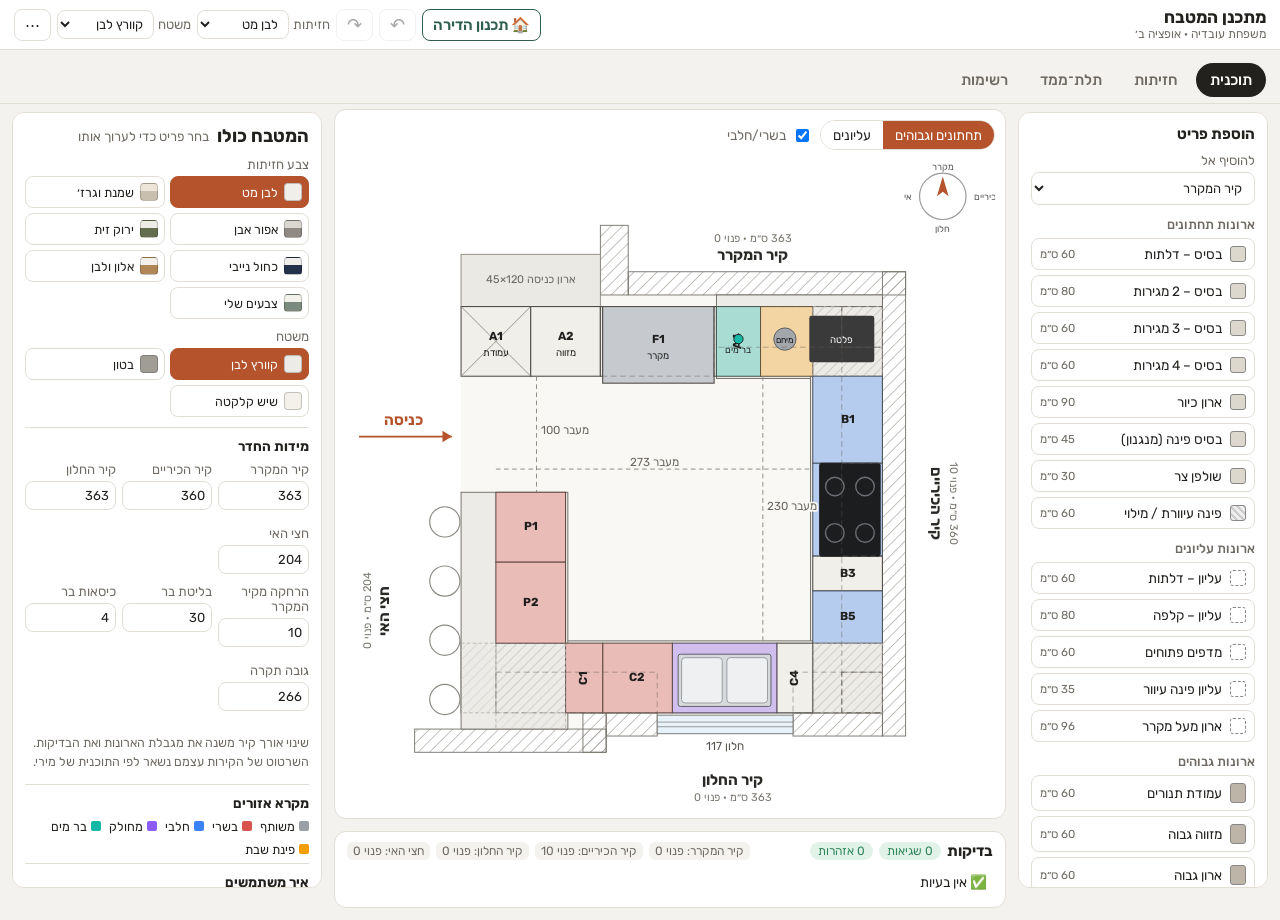
<file: index.html>
<!doctype html>
<html lang="he" dir="rtl">
<head>
<meta charset="utf-8">
<meta name="viewport" content="width=device-width, initial-scale=1, viewport-fit=cover">
<title>מתכנן המטבח – משפחת עובדיה</title>
<link rel="preconnect" href="https://fonts.googleapis.com"><link rel="preconnect" href="https://fonts.gstatic.com" crossorigin>
<link href="https://fonts.googleapis.com/css2?family=Rubik:wght@400;500;700&display=swap" rel="stylesheet">
<link rel="stylesheet" href="css/app.css">
<link rel="icon" href="data:image/svg+xml,<svg xmlns='http://www.w3.org/2000/svg' viewBox='0 0 32 32'><rect width='32' height='32' rx='6' fill='%23b5532c'/><rect x='6' y='14' width='20' height='12' fill='%23fff'/><rect x='6' y='6' width='20' height='6' fill='%23fff' opacity='.7'/></svg>">
<script type="importmap">{ "imports": { "three": "./vendor/three.module.js", "three/addons/": "./vendor/addons/" } }</script>
</head>
<body data-tab="plan">
<header class="top">
  <div class="brand"><b>מתכנן המטבח</b><span>משפחת עובדיה · אופציה ב׳</span></div>
  <div class="tools">
    <a href="arch.html" id="archLink" title="תכנון אדריכלי של כל הדירה: העלאת תוכנית, חדרים והעמדת ריהוט" style="display:inline-flex;align-items:center;padding:6px 10px;border:1px solid #2f5d50;border-radius:8px;color:#2f5d50;text-decoration:none;font-weight:600;white-space:nowrap">🏠 תכנון הדירה</a>
    <button id="undo" title="ביטול (Ctrl+Z)">↶</button>
    <button id="redo" title="חזרה (Ctrl+Y)">↷</button>
    <label class="sel"><span>חזיתות</span><select id="pal"></select></label>
    <label class="sel"><span>משטח</span><select id="top"></select></label>
    <div class="menuw"><button id="menuBtn" title="עוד">⋯</button>
      <div id="menu">
        <button id="mExport">⬇ שמירת קובץ תכנון (JSON)</button>
        <button id="mImport">⬆ טעינת קובץ תכנון</button>
        <button id="mPrint">🖨 הדפסה / PDF</button>
        <button id="mReset" class="danger">⟲ חזרה לתכנון המקורי</button>
      </div>
    </div>
  </div>
</header>
<nav class="tabs">
  <button data-tab="plan">תוכנית</button>
  <button data-tab="elev">חזיתות</button>
  <button data-tab="3d">תלת־ממד</button>
  <button data-tab="list">רשימות</button>
</nav>
<div class="layout">
  <aside id="catalog"></aside>
  <main id="stage">
    <section id="v-plan" class="view">
      <div class="vbar">
        <div class="seg" id="planLayer"><button data-v="low">תחתונים וגבוהים</button><button data-v="up">עליונים</button></div>
        <label class="chk"><input type="checkbox" id="zonesT"> בשרי/חלבי</label>
      </div>
      <div id="planBox" class="canvasBox"></div>
    </section>
    <section id="v-elev" class="view">
      <div class="vbar">
        <div class="seg" id="elevWall"><button data-v="all">הכול</button><button data-v="A">מקרר</button><button data-v="B">כיריים</button><button data-v="C">חלון</button><button data-v="P">חצי האי</button></div>
        <label class="chk"><input type="checkbox" id="ptsT"> נקודות חשמל/מים</label>
      </div>
      <div id="elevBox"></div>
    </section>
    <section id="v-3d" class="view">
      <div class="vbar">
        <div class="seg" id="mode3d"><button data-v="simple">פשוט</button><button data-v="real">ריאליסטי</button></div>
        <div class="seg" id="cam3d"><button data-v="iso">מבט כללי</button><button data-v="top">מלמעלה</button><button data-v="front">מול</button><button data-v="eye">גובה עיניים</button></div>
        <div class="seg" id="qual3d"><button data-v="low">איכות רגילה</button><button data-v="high">איכות גבוהה</button></div>
        <label class="chk"><input type="checkbox" id="lab3d"> תוויות</label>
        <button id="shot3d" class="btn">📷 שמירת תמונה</button>
      </div>
      <div id="threeBox"></div>
      <div id="walkPad">
        <button data-h='{"fw":1,"tr":0}'>▲</button>
        <div><button data-h='{"fw":0,"tr":1}'>⟲</button><button data-h='{"fw":-1,"tr":0}'>▼</button><button data-h='{"fw":0,"tr":-1}'>⟳</button></div>
      </div>
      <p class="hint h3d">גרירה = סיבוב, צביטה/גלגלת = זום, שתי אצבעות = הזזה. בגובה עיניים: גרירה להסתכלות, חיצים או W/A/S/D להליכה. לחיצה על ארון בוחרת אותו.</p>
    </section>
    <section id="v-list" class="view">
      <div class="vbar"><button id="printBtn" class="btn">🖨 הדפסה / שמירה כ-PDF</button></div>
      <div id="listBox"></div>
    </section>
    <div id="warnings"></div>
  </main>
  <aside id="inspector"></aside>
</div>
<button id="fabAdd">＋ הוספת ארון / מכשיר</button>
<div id="dragInfo"></div>
<div id="flash"></div>
<span id="tabWarn" hidden></span>
<input type="file" id="importFile" accept=".json,application/json" hidden>
<div id="printBox"></div>
<script type="module" src="js/app.js"></script>
</body>
</html>
</file>
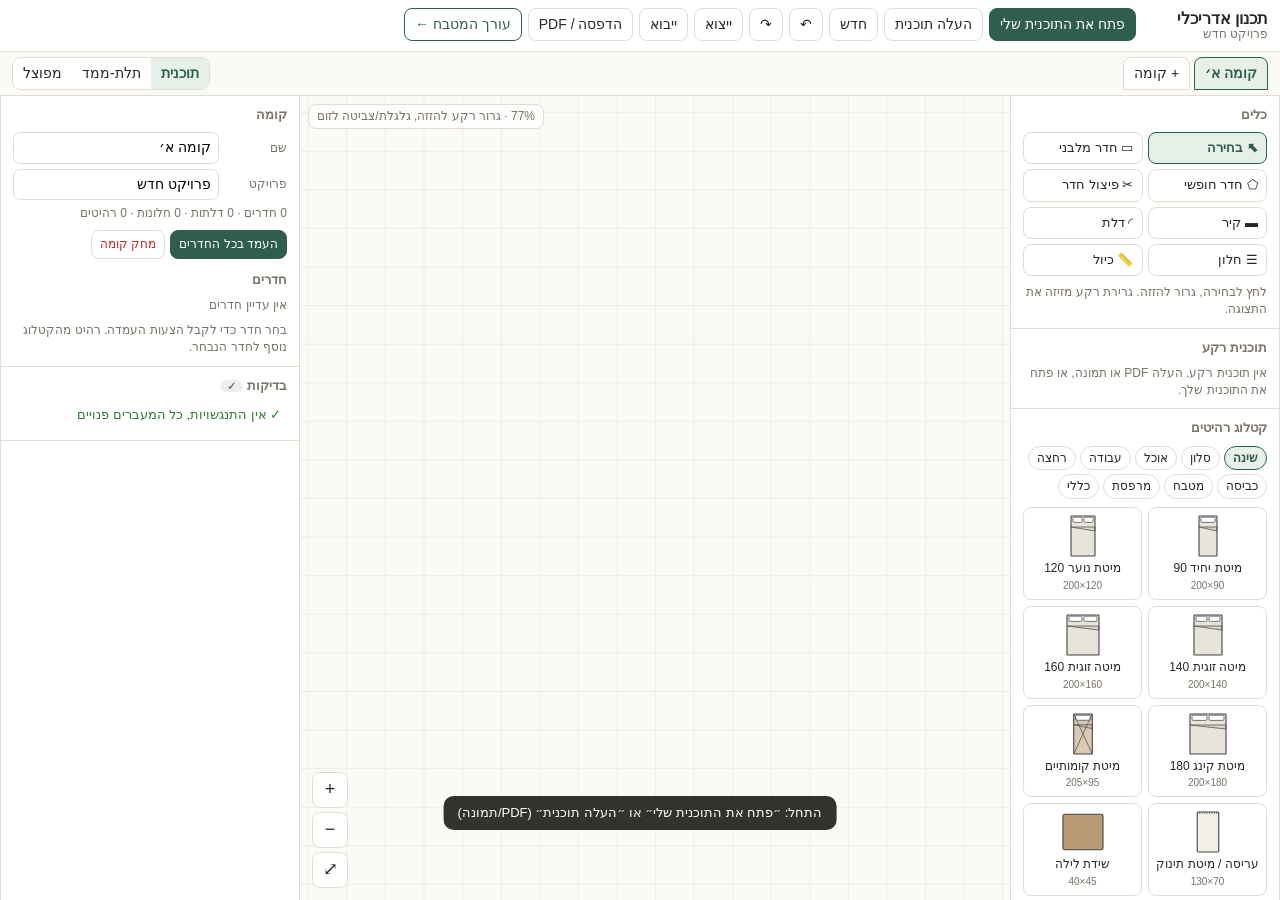
<file: arch.html>
<!doctype html>
<html lang="he" dir="rtl">
<head>
<meta charset="utf-8">
<meta name="viewport" content="width=device-width,initial-scale=1,maximum-scale=1,user-scalable=no">
<title>תכנון אדריכלי – העמדת ריהוט</title>
<link rel="stylesheet" href="css/arch.css">
<script type="importmap">{"imports":{"three":"./vendor/three.module.js","three/addons/":"./vendor/addons/"}}</script>
</head>
<body>
<header class="top">
  <div class="brand"><b>תכנון אדריכלי</b><span class="sub" id="projName">פרויקט חדש</span></div>
  <div class="hbtns">
    <button id="bSample" class="pri" title="פותח את התוכנית שלך (קומה א׳ + ב׳) עם חדרים מסומנים">פתח את התוכנית שלי</button>
    <label class="btn" title="PDF או תמונה של תוכנית">העלה תוכנית<input type="file" id="fileIn" accept="application/pdf,image/*" hidden></label>
    <button id="bNew">חדש</button>
    <button id="bUndo" title="בטל (Ctrl+Z)">↶</button><button id="bRedo" title="בצע שוב (Ctrl+Y)">↷</button>
    <button id="bExport">ייצוא</button>
    <label class="btn">ייבוא<input type="file" id="importIn" accept="application/json,.json" hidden></label>
    <button id="bPrint">הדפסה / PDF</button>
    <a class="btn link" href="index.html">עורך המטבח ←</a>
  </div>
</header>
<div class="bar2">
  <div id="floorTabs" class="tabs"></div>
  <div class="seg" id="viewSeg"><button data-v="plan" class="on">תוכנית</button><button data-v="3d">תלת-ממד</button><button data-v="split" class="desk">מפוצל</button></div>
</div>
<main class="arch" id="main">
  <aside class="panel" id="pTools">
    <div class="sec"><h3>כלים</h3>
      <div class="tools" id="tools">
        <button data-t="select" class="on" title="בחירה והזזה (V)">⬉ בחירה</button>
        <button data-t="rect" title="חדר מלבני: גרור (R)">▭ חדר מלבני</button>
        <button data-t="poly" title="חדר חופשי: לחיצות, סיום בלחיצה על הנקודה הראשונה או Enter">⬠ חדר חופשי</button>
        <button data-t="split" title="פיצול חדר: גרור קו לרוחב החדר">✂ פיצול חדר</button>
        <button data-t="wall" title="קיר: גרור">▬ קיר</button>
        <button data-t="door" title="דלת: לחץ ליד קיר">◜ דלת</button>
        <button data-t="window" title="חלון: גרור לאורך קיר">☰ חלון</button>
        <button data-t="calib" title="כיול: לחץ על שתי נקודות עם מרחק ידוע">📏 כיול</button>
      </div>
      <div class="hint" id="toolHint"></div>
    </div>
    <div class="sec" id="bgSec"><h3>תוכנית רקע</h3><div id="bgCtl"></div></div>
    <div class="sec cat"><h3>קטלוג רהיטים</h3><div class="chips" id="catChips"></div><div class="catlist" id="catList"></div></div>
  </aside>
  <section class="stage" id="stage">
    <div class="planwrap" id="planWrap">
      <svg id="plan" xmlns="http://www.w3.org/2000/svg">
        <defs><pattern id="grid" width="50" height="50" patternUnits="userSpaceOnUse"><path d="M50 0H0V50" fill="none" stroke="#e3dfd6" stroke-width="1" vector-effect="non-scaling-stroke"/></pattern></defs>
        <rect id="gridRect" x="-5000" y="-5000" width="10000" height="10000" fill="url(#grid)"/>
        <image id="bgImg" preserveAspectRatio="none"/>
        <g id="dyn"></g><g id="ui"></g>
      </svg>
      <div class="zoom"><button id="zIn">+</button><button id="zOut">−</button><button id="zFit" title="התאם לתצוגה">⤢</button></div>
      <div class="status" id="status"></div>
    </div>
    <div class="v3wrap" id="v3wrap" hidden>
      <div class="v3bar">
        <button data-p="iso">איזומטרי</button><button data-p="top">מבט על</button><button data-p="eye" title="מבט בגובה עיניים מתוך החדר הנבחר">מבט עין</button>
        <button id="v3cut" class="on" title="קירות חתוכים בגובה 120 ס״מ">קירות חתוכים</button>
        <button id="v3lab" class="on">תוויות</button>
        <button id="v3q">איכות: גבוהה</button>
        <button id="v3png">שמור תמונה</button>
      </div>
      <div class="v3" id="v3"></div>
    </div>
  </section>
  <aside class="panel" id="pInsp">
    <div class="sec" id="insp"></div>
    <div class="sec" id="warnSec"><h3>בדיקות <span id="warnCount" class="badge"></span></h3><div id="warns"></div></div>
  </aside>
</main>
<nav class="mtabs" id="mtabs"><button data-m="pTools" data-s="tools">כלים</button><button data-m="pTools" data-s="cat">קטלוג</button><button data-m="pInsp" data-s="insp">מאפיינים</button><button data-m="pInsp" data-s="warn">בדיקות</button></nav>
<dialog id="dlg"><form method="dialog" id="dlgBody"></form></dialog>
<div id="toast"></div>
<div id="printArea"></div>
<script type="module" src="js/arch/app.js"></script>
</body>
</html>
</file>
<file: css/app.css>
:root{--bg:#f4f2ee;--card:#fff;--ink:#22211e;--mut:#6f6b64;--line:#e2ded6;--acc:#b5532c;--acc2:#f6e4da;--err:#c0392b;--warn:#b7791f;--ok:#2f855a;--r:12px}
*{box-sizing:border-box}
html,body{margin:0;background:var(--bg);color:var(--ink);font-family:Rubik,Arial,sans-serif;font-size:15px}
button,select,input,textarea{font:inherit;color:inherit}
button{cursor:pointer;border:1px solid var(--line);background:#fff;border-radius:8px;padding:6px 10px}
button:hover{border-color:#cfc9be}
button:disabled{opacity:.4;cursor:default}
button.danger{color:var(--err)}
.top{position:sticky;top:0;z-index:30;display:flex;align-items:center;justify-content:space-between;gap:10px;padding:8px 14px;background:#fff;border-bottom:1px solid var(--line)}
.brand{display:flex;flex-direction:column;line-height:1.15}.brand b{font-size:17px}.brand span{font-size:12px;color:var(--mut)}
.tools{display:flex;align-items:center;gap:6px;flex-wrap:wrap}
.tools>button{font-size:18px;padding:4px 10px}
.sel{display:flex;align-items:center;gap:4px;font-size:13px;color:var(--mut)}
.sel select{border:1px solid var(--line);border-radius:8px;padding:5px 6px;background:#fff;color:var(--ink)}
.menuw{position:relative}
#menu{display:none;position:absolute;left:0;top:110%;background:#fff;border:1px solid var(--line);border-radius:10px;box-shadow:0 8px 30px rgba(0,0,0,.12);padding:6px;min-width:230px;z-index:40}
#menu.open{display:block}
#menu button{display:block;width:100%;text-align:right;border:0;padding:9px 10px}
#menu button:hover{background:var(--bg)}
.tabs{position:sticky;top:57px;z-index:25;display:flex;gap:4px;padding:6px 14px;background:var(--bg);border-bottom:1px solid var(--line)}
.tabs button{border:0;background:transparent;padding:8px 14px;border-radius:999px;font-weight:500;color:var(--mut)}
.tabs button.on{background:var(--ink);color:#fff}
.layout{display:grid;grid-template-columns:250px minmax(0,1fr) 310px;gap:12px;padding:12px;align-items:start}
#catalog,#inspector{background:var(--card);border:1px solid var(--line);border-radius:var(--r);padding:12px;position:sticky;top:112px;max-height:calc(100vh - 124px);overflow:auto}
#stage{min-width:0}
.view{display:none;background:var(--card);border:1px solid var(--line);border-radius:var(--r);padding:10px}
body[data-tab=plan] #v-plan,body[data-tab=elev] #v-elev,body[data-tab="3d"] #v-3d,body[data-tab=list] #v-list{display:block}
.vbar{display:flex;flex-wrap:wrap;gap:8px;align-items:center;margin-bottom:8px}
.seg{display:inline-flex;border:1px solid var(--line);border-radius:999px;overflow:hidden;background:#fff}
.seg button{border:0;border-radius:0;padding:6px 12px;font-size:13.5px}
.seg button.on{background:var(--acc);color:#fff}
.chk{display:inline-flex;align-items:center;gap:6px;font-size:13.5px;color:var(--mut);cursor:pointer}
.btn{background:var(--ink);color:#fff;border-color:var(--ink)}
.canvasBox{touch-action:none;user-select:none;-webkit-user-select:none}
svg{display:block;width:100%;height:auto;direction:ltr}
svg text{direction:rtl;unicode-bidi:plaintext;pointer-events:none}
svg .wl{fill:#2a2925}
g.it{cursor:grab}
g.it.inactive{opacity:.55;pointer-events:none}
g.it.sel>*:first-child{stroke:var(--acc)!important;stroke-width:2.6!important;stroke-dasharray:none!important}
g.it.sel{filter:drop-shadow(0 0 3px rgba(181,83,44,.6))}
#elevBox{display:flex;flex-direction:column;gap:14px;touch-action:none;user-select:none;-webkit-user-select:none}
.elevWrap{border-bottom:1px dashed var(--line);padding-bottom:8px}
#threeBox{position:relative;width:100%;height:min(70vh,640px);border-radius:10px;overflow:hidden;background:#e9e6e0;touch-action:none}
#threeBox canvas{display:block;width:100%!important;height:100%!important}
.err3d{padding:30px;color:var(--err)}
#walkPad{display:none;position:relative;margin:-150px auto 0;width:150px;text-align:center;z-index:5;padding-bottom:20px}
body.walking[data-tab="3d"] #walkPad{display:block}
#walkPad button{width:46px;height:46px;font-size:20px;margin:2px;border-radius:50%;background:rgba(255,255,255,.85);touch-action:none}
.hint{font-size:12.5px;color:var(--mut);line-height:1.5}
.h3d{margin:8px 2px 0}
#warnings{margin-top:12px;background:var(--card);border:1px solid var(--line);border-radius:var(--r);padding:10px 12px}
body[data-tab=list] #warnings{display:none}
.wh{display:flex;flex-wrap:wrap;gap:6px;align-items:center}
.pill{font-size:12px;border-radius:999px;padding:2px 8px;background:#eee}
.pill.err{background:#fde2df;color:var(--err)}.pill.warn{background:#fdf0d5;color:var(--warn)}.pill.ok{background:#e1f3e8;color:var(--ok)}
.remline{display:flex;flex-wrap:wrap;gap:6px;margin-inline-start:auto}
.rem{font-size:12px;color:var(--mut);background:var(--bg);border-radius:6px;padding:2px 6px}.rem.neg{color:var(--err);background:#fde2df}
#warnings ul{list-style:none;margin:8px 0 0;padding:0;max-height:220px;overflow:auto}
#warnings li{font-size:13.5px;padding:5px 6px;border-radius:6px;cursor:pointer;line-height:1.4}
#warnings li:hover{background:var(--bg)}
#warnings li.err{color:var(--err)}#warnings li.warn{color:#8a5a12}#warnings li.info{color:var(--mut)}
.cath,.ih{display:flex;align-items:center;gap:8px;margin-bottom:10px}
.ih b{font-size:18px}.ih span{color:var(--mut);font-size:13px}
.x{margin-inline-start:auto;border:0;font-size:16px;padding:2px 8px}
.catg h4{margin:12px 0 6px;font-size:13px;color:var(--mut);font-weight:500}
.catitems{display:grid;grid-template-columns:1fr;gap:5px}
.catitems button{display:flex;align-items:center;gap:8px;text-align:right;padding:7px 8px;font-size:13.5px}
.catitems button small{margin-inline-start:auto;color:var(--mut);font-size:11.5px}
.catitems button:hover{background:var(--acc2);border-color:var(--acc)}
.ico{width:16px;height:16px;border-radius:3px;border:1px solid #888;flex:none}
.ico-base{background:#ddd8cd}.ico-upper{background:#fff;border-style:dashed}.ico-tall{background:#bdb6a8;height:20px}.ico-top{background:#222}.ico-blind{background:repeating-linear-gradient(45deg,#eee 0 3px,#ccc 3px 5px)}.ico-window{background:#dcebf7}
.f{display:flex;flex-direction:column;gap:4px;margin-bottom:10px;font-size:13px}
.f>span{color:var(--mut)}
.f input[type=text],.f input[type=number],.f select,.f textarea{border:1px solid var(--line);border-radius:8px;padding:7px 8px;background:#fff;width:100%}
.f.chk{flex-direction:row}
.row3{display:grid;grid-template-columns:repeat(3,1fr);gap:6px}
.row3 .f input{padding:6px}
.acts{display:flex;gap:6px;margin-bottom:12px;flex-wrap:wrap}
.acts button{flex:1;font-size:13px;padding:7px 6px}
.nudge{display:flex;gap:4px}.nudge input{flex:1;min-width:0;text-align:center}.nudge button{padding:4px 8px;font-size:12.5px}
.chips{display:flex;flex-wrap:wrap;gap:4px;margin-bottom:4px}
.chips button{padding:3px 7px;font-size:12.5px;border-radius:6px}
.chips button.on,.pals button.on{background:var(--acc);color:#fff;border-color:var(--acc)}
.sw{display:flex;flex-wrap:wrap;gap:5px;align-items:center}
.sw button{width:26px;height:26px;border-radius:50%;padding:0;border:2px solid #fff;box-shadow:0 0 0 1px #bbb}
.sw button.on{box-shadow:0 0 0 2px var(--acc)}
.sw input[type=color]{width:34px;height:28px;padding:0;border:1px solid var(--line);border-radius:6px}
.pals{display:grid;grid-template-columns:1fr 1fr;gap:5px}
.pals button{display:flex;align-items:center;gap:6px;font-size:12.5px;padding:6px;text-align:right}
.pals i{width:18px;height:18px;border-radius:4px;border:1px solid rgba(0,0,0,.2);flex:none}
.sub{border-top:1px solid var(--line);padding-top:10px;margin-top:6px}
.sub>b{display:block;margin-bottom:8px;font-size:13.5px}
.legend div{display:flex;flex-wrap:wrap;gap:8px;font-size:12.5px}.legend i{display:inline-block;width:10px;height:10px;border-radius:2px;margin-inline-end:4px}
.help ul{margin:0;padding-inline-start:18px;font-size:12.5px;color:var(--mut);line-height:1.55}
.cards{display:grid;grid-template-columns:repeat(auto-fill,minmax(150px,1fr));gap:8px;margin-bottom:12px}
.cards div{background:var(--bg);border-radius:10px;padding:10px}.cards b{display:block;font-size:20px}.cards span{font-size:12px;color:var(--mut)}
#listBox h3{font-size:15px;margin:16px 0 6px}#listBox h3 small{font-weight:400;color:var(--mut);font-size:12px}
.tw{overflow-x:auto}
table{border-collapse:collapse;width:100%;font-size:13px}
th,td{border-bottom:1px solid var(--line);padding:6px;text-align:right;vertical-align:top}
th{background:var(--bg);font-weight:500;color:var(--mut);white-space:nowrap}
td.num{direction:ltr;text-align:right;white-space:nowrap}
tr[data-id]{cursor:pointer}tr[data-id]:hover{background:#faf8f4}
.dot{display:inline-block;width:9px;height:9px;border-radius:50%;margin-inline-end:5px}
#fabAdd{display:none}
#dragInfo,#flash{position:fixed;bottom:18px;left:50%;transform:translateX(-50%);background:rgba(34,33,30,.92);color:#fff;padding:7px 14px;border-radius:999px;font-size:13px;opacity:0;pointer-events:none;transition:opacity .2s;z-index:60}
#dragInfo.on,#flash.on{opacity:1}
#flash{bottom:60px}
#printBox{display:none}
.mobile-only{display:none}
@media (max-width:1100px){.layout{grid-template-columns:220px minmax(0,1fr) 270px}}
@media (max-width:860px){
  .layout{display:block;padding:8px}
  .top{padding:6px 10px}.brand span{display:none}
  .sel span{display:none}
  .brand b{font-size:15px}
  .tools{flex-wrap:nowrap;gap:4px}
  .tools>button{padding:3px 8px}
  .sel select{max-width:96px;padding:4px}
  label.sel:has(#top){display:none}
  body.has-sel .layout{padding-bottom:48vh}
  .tabs{top:49px;padding:5px 8px;overflow-x:auto}
  .tabs button{padding:7px 12px}
  .mobile-only{display:inline-block}
  #catalog{position:fixed;inset:auto 0 0 0;top:auto;max-height:75vh;border-radius:16px 16px 0 0;z-index:50;transform:translateY(105%);transition:transform .25s;box-shadow:0 -8px 30px rgba(0,0,0,.2)}
  body.cat-open #catalog{transform:none}
  .catitems{grid-template-columns:1fr 1fr}
  #inspector{position:static;max-height:none;margin-top:10px}
  body.has-sel #inspector{position:fixed;inset:auto 0 0 0;max-height:48vh;border-radius:16px 16px 0 0;z-index:45;box-shadow:0 -8px 30px rgba(0,0,0,.2);margin:0}
  body.has-sel #fabAdd{display:none!important}
  #fabAdd{display:block;position:fixed;bottom:14px;left:50%;transform:translateX(-50%);z-index:40;background:var(--acc);color:#fff;border:0;border-radius:999px;padding:11px 20px;font-weight:500;box-shadow:0 6px 20px rgba(181,83,44,.4)}
  body.cat-open #fabAdd{display:none}
  .view{padding:6px}
  #threeBox{height:62vh}
  .vbar{gap:6px}.seg button{padding:6px 9px;font-size:12.5px}
  #warnings{margin-bottom:70px}
  #planBox svg{min-height:330px}
}
@media print{
  body>*:not(#printBox){display:none!important}
  #printBox{display:block}
  #printBox h1{font-size:18px;margin:0 0 4px}
  .pplan{width:15cm;margin:0 auto;page-break-after:always}
  .pel{page-break-inside:avoid;margin-bottom:10px}
  .plist{page-break-before:always}
  .cards div{border:1px solid #ddd}
  .pwarn ul{list-style:none;padding:0}
  @page{size:A4;margin:12mm}
}
</file>
<file: css/arch.css>
:root{--bg:#f6f4ef;--panel:#fff;--line:#e2ddd3;--ink:#2a2723;--mut:#7a7368;--pri:#2f5d50;--pri2:#e7efe9;--sel:#1565c0;--err:#c62828;--warn:#e65100}
*{box-sizing:border-box}
html,body{margin:0;height:100%;background:var(--bg);color:var(--ink);font:14px/1.4 Rubik,"Segoe UI",Arial,sans-serif;overflow:hidden}
button,.btn{font:inherit;border:1px solid var(--line);background:#fff;color:var(--ink);border-radius:8px;padding:6px 10px;cursor:pointer;white-space:nowrap;display:inline-flex;align-items:center;gap:4px;text-decoration:none}
button:hover,.btn:hover{border-color:#bdb5a6}
button.pri{background:var(--pri);color:#fff;border-color:var(--pri)}
button.on{background:var(--pri2);border-color:var(--pri);color:var(--pri);font-weight:600}
button.danger{color:var(--err)}
input,select{font:inherit;border:1px solid var(--line);border-radius:7px;padding:5px 7px;background:#fff;min-width:0}
.top{display:flex;align-items:center;gap:12px;padding:8px 12px;background:#fff;border-bottom:1px solid var(--line);height:52px}
.brand{display:flex;flex-direction:column;line-height:1.1;min-width:120px}.brand b{font-size:16px}.brand .sub{color:var(--mut);font-size:12px}
.hbtns{display:flex;gap:6px;overflow-x:auto;flex:1;padding-bottom:2px}
.link{color:var(--pri);border-color:var(--pri)}
.bar2{display:flex;align-items:center;gap:10px;padding:6px 12px;border-bottom:1px solid var(--line);background:#faf9f6;height:44px}
.tabs{display:flex;gap:4px;flex:1;overflow-x:auto}
.tabs button{border-radius:8px 8px 0 0}
.seg{display:flex;border:1px solid var(--line);border-radius:9px;overflow:hidden}
.seg button{border:0;border-radius:0}
.arch{display:flex;height:calc(100% - 96px)}
.panel{width:270px;background:var(--panel);border-inline:1px solid var(--line);overflow-y:auto;flex:none}
#pInsp{width:300px}
.sec{padding:10px 12px;border-bottom:1px solid var(--line)}
.sec h3{margin:0 0 8px;font-size:13px;color:var(--mut);font-weight:600}
.tools{display:grid;grid-template-columns:1fr 1fr;gap:5px}
.tools button{justify-content:flex-start;font-size:13px;padding:6px 8px}
.hint{margin-top:8px;color:var(--mut);font-size:12px;min-height:16px}
.chips{display:flex;flex-wrap:wrap;gap:4px;margin-bottom:8px}.chips button{padding:3px 8px;font-size:12px;border-radius:20px}
.catlist{display:grid;grid-template-columns:1fr 1fr;gap:6px}
.citem{display:flex;flex-direction:column;align-items:center;gap:2px;padding:6px 4px;border:1px solid var(--line);border-radius:8px;background:#fff;cursor:pointer;font-size:12px;text-align:center}
.citem:hover{border-color:var(--pri)}.citem svg{width:56px;height:44px}.citem small{color:var(--mut)}
.stage{flex:1;position:relative;display:flex;min-width:0}
.planwrap{flex:1;position:relative;min-width:0}
#plan{width:100%;height:100%;display:block;touch-action:none;background:#fbfaf7;user-select:none;-webkit-user-select:none}
#plan.t-rect,#plan.t-poly,#plan.t-wall,#plan.t-door,#plan.t-window,#plan.t-calib,#plan.t-split{cursor:crosshair}
.zoom{position:absolute;bottom:12px;left:12px;display:flex;flex-direction:column;gap:4px}.zoom button{width:36px;height:36px;justify-content:center;font-size:18px}
.status{position:absolute;top:8px;left:8px;background:rgba(255,255,255,.9);border:1px solid var(--line);border-radius:8px;padding:3px 8px;font-size:12px;color:var(--mut);pointer-events:none}
.v3wrap{flex:1;position:relative;min-width:0;display:flex;flex-direction:column;border-inline-start:1px solid var(--line)}
.v3wrap[hidden]{display:none}
.v3bar{display:flex;gap:4px;padding:6px;flex-wrap:wrap;background:#faf9f6;border-bottom:1px solid var(--line)}.v3bar button{font-size:12px;padding:4px 8px}
.v3{flex:1;position:relative;min-height:0}.v3 canvas{display:block}
.row{display:flex;gap:6px;align-items:center;margin:5px 0}.row label{min-width:62px;color:var(--mut);font-size:12px}.row input,.row select{flex:1}
.btns{display:flex;flex-wrap:wrap;gap:5px;margin-top:8px}.btns button{font-size:12px;padding:5px 8px}
.kv{color:var(--mut);font-size:12px}
.opts{display:grid;grid-template-columns:1fr 1fr;gap:6px;margin-top:8px}
.opt{border:1px solid var(--line);border-radius:8px;padding:4px;cursor:pointer;background:#fff;text-align:center;font-size:11.5px}
.opt:hover{border-color:var(--pri)}.opt svg{width:100%;height:auto;aspect-ratio:1;display:block}.opt .n{color:var(--warn);font-size:11px}
.rlist{display:flex;flex-direction:column;gap:3px;max-height:280px;overflow:auto}
.rlist div{display:flex;justify-content:space-between;padding:4px 6px;border-radius:6px;cursor:pointer;font-size:12.5px}.rlist div:hover{background:#f2efe8}
.rlist .unc{color:var(--warn)}
.badge{background:#eee;border-radius:10px;padding:0 7px;font-size:11px}.badge.bad{background:#fdecea;color:var(--err)}
#warns div{padding:4px 6px;border-radius:6px;font-size:12.5px;cursor:pointer;margin-bottom:2px}
#warns .err{background:#fdecea;color:var(--err)}#warns .warn{background:#fff4e5;color:#8a4b00}#warns .ok{color:#2e7d32}
dialog{border:0;border-radius:14px;padding:0;max-width:min(720px,94vw);box-shadow:0 20px 60px rgba(0,0,0,.25)}
dialog form{padding:16px 18px}dialog h2{margin:0 0 10px;font-size:17px}
.pages{display:grid;grid-template-columns:repeat(auto-fill,minmax(140px,1fr));gap:10px;max-height:60vh;overflow:auto}
.pages button{flex-direction:column;padding:6px}.pages img{width:100%;border:1px solid var(--line)}
#toast{position:fixed;bottom:70px;left:50%;transform:translateX(-50%);background:#2a2723;color:#fff;padding:8px 14px;border-radius:10px;font-size:13px;opacity:0;transition:opacity .25s;pointer-events:none;z-index:50;max-width:90vw;text-align:center}
#toast.show{opacity:.95}
.mtabs{display:none}
.desk{}
#printArea{display:none}
@media (max-width:820px){
  .top{height:auto;flex-wrap:wrap;padding:6px 8px;gap:6px}.brand{min-width:0}.brand .sub{display:none}
  .hbtns{order:3;width:100%;flex:none}.hbtns button,.hbtns .btn{font-size:12px;padding:5px 8px}
  .bar2{padding:4px 8px}
  .desk{display:none}
  .arch{height:calc(100% - 140px);position:relative}
  .panel{position:absolute;bottom:0;left:0;right:0;width:auto!important;max-height:48%;z-index:20;border-top:1px solid var(--line);box-shadow:0 -8px 24px rgba(0,0,0,.12);display:none;border-radius:14px 14px 0 0}
  .panel.open{display:block}
  .panel.s-tools .cat,.panel.s-cat .sec:not(.cat),.panel.s-insp #warnSec,.panel.s-warn #insp{display:none}
  .mtabs{display:flex;position:fixed;bottom:0;left:0;right:0;height:44px;background:#fff;border-top:1px solid var(--line);z-index:30}
  .mtabs button{flex:1;border:0;border-radius:0;justify-content:center}
  .tools{grid-template-columns:1fr 1fr 1fr 1fr}.tools button{font-size:11.5px;padding:6px 4px;justify-content:center}
  .catlist{grid-template-columns:repeat(4,1fr)}
  .v3wrap{border:0}
  #toast{bottom:60px}
}
@media print{
  body{overflow:visible;height:auto;background:#fff}
  body>*:not(#printArea){display:none!important}
  #printArea{display:block}
  .pfloor{page-break-after:always}.pfloor h2{margin:0 0 6px}
  table{border-collapse:collapse;width:100%;font-size:11px;margin-top:8px}td,th{border:1px solid #ccc;padding:3px 5px;text-align:right}
}
</file>
